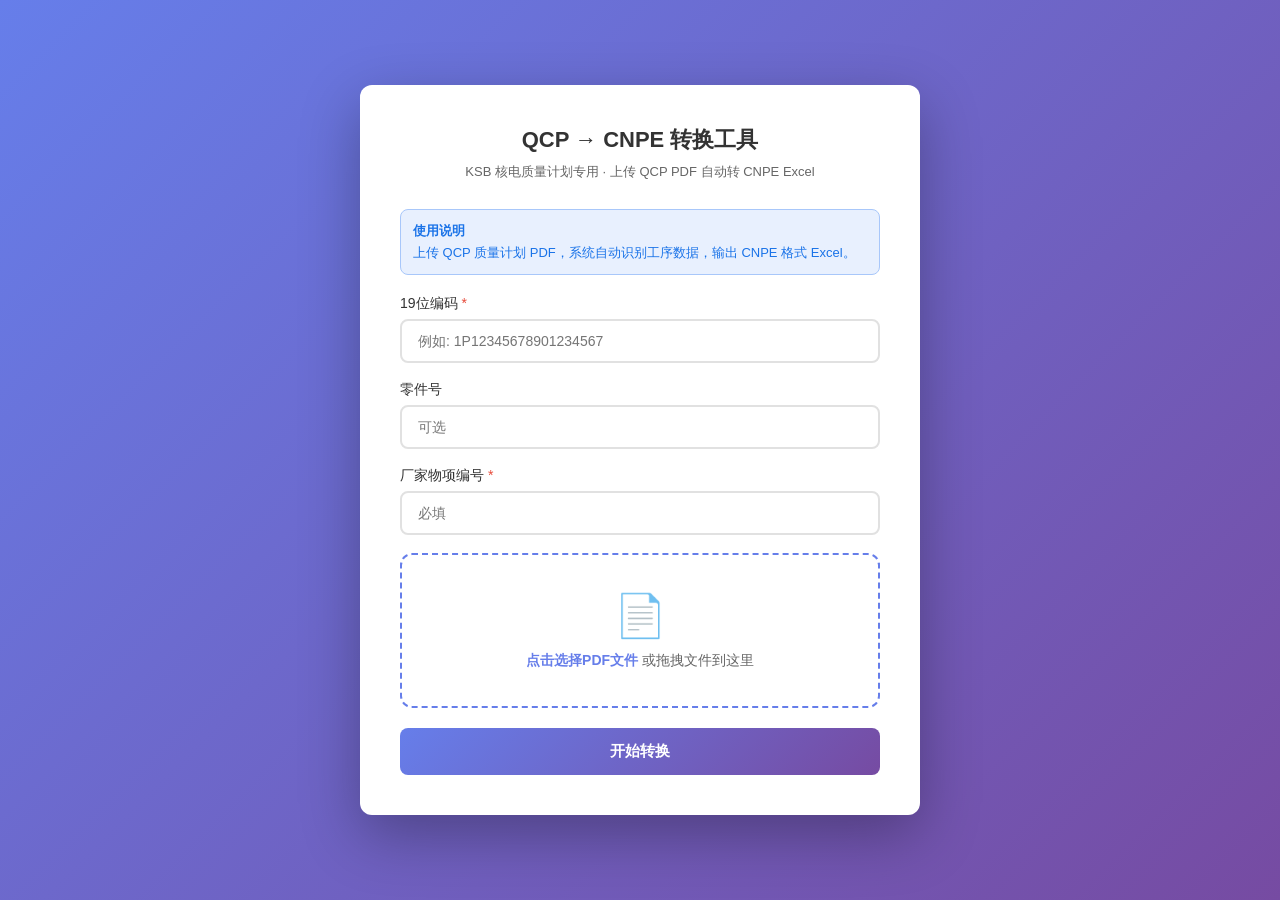
<file: public/index.html>
<!DOCTYPE html>
<html lang="zh-CN">
<head>
    <meta charset="UTF-8">
    <meta name="viewport" content="width=device-width, initial-scale=1.0">
    <title>QCP → CNPE 转换工具</title>
    <style>
        * { box-sizing: border-box; margin: 0; padding: 0; }
        body { font-family: -apple-system, BlinkMacSystemFont, "Segoe UI", sans-serif; background: linear-gradient(135deg, #667eea 0%, #764ba2 100%); min-height: 100vh; display: flex; align-items: center; justify-content: center; padding: 20px; }
        .container { background: white; border-radius: 12px; box-shadow: 0 20px 60px rgba(0,0,0,0.3); padding: 40px; max-width: 560px; width: 100%; }
        h1 { color: #333; font-size: 22px; margin-bottom: 8px; text-align: center; }
        .subtitle { color: #666; font-size: 13px; text-align: center; margin-bottom: 28px; }
        .form-group { margin-bottom: 18px; }
        label { display: block; color: #333; font-size: 14px; font-weight: 500; margin-bottom: 6px; }
        label .req { color: #e74c3c; }
        input[type=text] { width: 100%; padding: 12px 16px; border: 2px solid #e1e1e1; border-radius: 8px; font-size: 14px; transition: border-color 0.3s; }
        input:focus { outline: none; border-color: #667eea; }
        .upload-area { border: 2px dashed #667eea; border-radius: 12px; padding: 36px; text-align: center; cursor: pointer; transition: all 0.3s; margin-bottom: 20px; }
        .upload-area:hover { border-color: #764ba2; background: #f8f6ff; }
        .upload-icon { font-size: 42px; margin-bottom: 12px; }
        .upload-text { color: #666; font-size: 14px; }
        .upload-text strong { color: #667eea; }
        #file-input { display: none; }
        .file-info { margin-top: 10px; padding: 10px; background: #f0f0f0; border-radius: 8px; font-size: 13px; display: none; }
        button[type=submit] { width: 100%; padding: 14px; background: linear-gradient(135deg, #667eea 0%, #764ba2 100%); color: white; border: none; border-radius: 8px; font-size: 15px; font-weight: 600; cursor: pointer; }
        button[type=submit]:hover { opacity: 0.9; transform: translateY(-1px); }
        button[type=submit]:disabled { background: #ccc; cursor: not-allowed; transform: none; }
        .status { margin-top: 16px; padding: 14px; border-radius: 8px; font-size: 14px; display: none; }
        .status.loading { background: #fff3cd; color: #856404; display: block; }
        .status.error { background: #f8d7da; color: #721c24; display: block; }
        .status.success { background: #d4edda; color: #155724; display: block; }
        .spinner { display: inline-block; width: 14px; height: 14px; border: 2px solid #f3f3f3; border-top: 2px solid #667eea; border-radius: 50%; animation: spin 1s linear infinite; margin-right: 6px; vertical-align: middle; }
        @keyframes spin { 0% { transform: rotate(0deg); } 100% { transform: rotate(360deg); } }
        .info-box { background: #e8f0fe; border: 1px solid #a8c7fa; border-radius: 8px; padding: 12px; margin-bottom: 20px; font-size: 13px; color: #1a73e8; }
        .info-box strong { display: block; margin-bottom: 4px; }
    </style>
</head>
<body>
    <div class="container">
        <h1>QCP → CNPE 转换工具</h1>
        <p class="subtitle">KSB 核电质量计划专用 · 上传 QCP PDF 自动转 CNPE Excel</p>
        
        <div class="info-box">
            <strong>使用说明</strong>
            上传 QCP 质量计划 PDF，系统自动识别工序数据，输出 CNPE 格式 Excel。
        </div>

        <form id="upload-form">
            <div class="form-group">
                <label>19位编码 <span class="req">*</span></label>
                <input type="text" name="item_code_19" placeholder="例如: 1P12345678901234567" required>
            </div>
            <div class="form-group">
                <label>零件号</label>
                <input type="text" name="part_no" placeholder="可选">
            </div>
            <div class="form-group">
                <label>厂家物项编号 <span class="req">*</span></label>
                <input type="text" name="supplier_item_code" placeholder="必填" required>
            </div>
            <div class="upload-area" id="upload-area">
                <div class="upload-icon">📄</div>
                <div class="upload-text"><strong>点击选择PDF文件</strong> 或拖拽文件到这里</div>
                <input type="file" id="file-input" name="file" accept=".pdf" required>
            </div>
            <div class="file-info" id="file-info"><div id="file-name"></div></div>
            <button type="submit" id="submit-btn">开始转换</button>
        </form>
        <div class="status" id="status"></div>
    </div>

    <script>
        const API_URL = '';  // 当前域名，即本工具即为后端

        const uploadArea = document.getElementById('upload-area');
        const fileInput = document.getElementById('file-input');
        const fileInfo = document.getElementById('file-info');
        const fileName = document.getElementById('file-name');
        const form = document.getElementById('upload-form');
        const submitBtn = document.getElementById('submit-btn');
        const status = document.getElementById('status');

        uploadArea.addEventListener('click', () => fileInput.click());
        fileInput.addEventListener('change', e => { if(e.target.files[0]) showFile(e.target.files[0]); });
        uploadArea.addEventListener('dragover', e => { e.preventDefault(); uploadArea.style.borderColor = '#764ba2'; });
        uploadArea.addEventListener('dragleave', () => { uploadArea.style.borderColor = '#667eea'; });
        uploadArea.addEventListener('drop', e => { e.preventDefault(); uploadArea.style.borderColor = '#667eea'; if(e.dataTransfer.files[0]) showFile(e.dataTransfer.files[0]); });

        function showFile(f) {
            fileName.textContent = f.name;
            fileInfo.style.display = 'block';
        }

        form.addEventListener('submit', async e => {
            e.preventDefault();
            status.className = 'status loading';
            status.innerHTML = '<span class="spinner"></span>正在处理，请稍候（首次使用需加载模型，约10-30秒）...';
            submitBtn.disabled = true;

            const fd = new FormData(form);
            fd.append('file', fileInput.files[0]);

            try {
                // 使用本地转换（前端纯本地模式，无服务器依赖）
                status.innerHTML = '<span class="spinner"></span>检测文件类型...';
                
                // 提示：此版本需要配合后端API使用
                status.className = 'status error';
                status.innerHTML = '⚠️ 本工具需要配合 QCP-CNPE 转换服务使用。<br>请联系管理员获取完整部署版本。';
            } catch(err) {
                status.className = 'status error';
                status.textContent = '✗ 网络错误：' + err.message;
            } finally {
                submitBtn.disabled = false;
            }
        });
    </script>
</body>
</html>
</file>
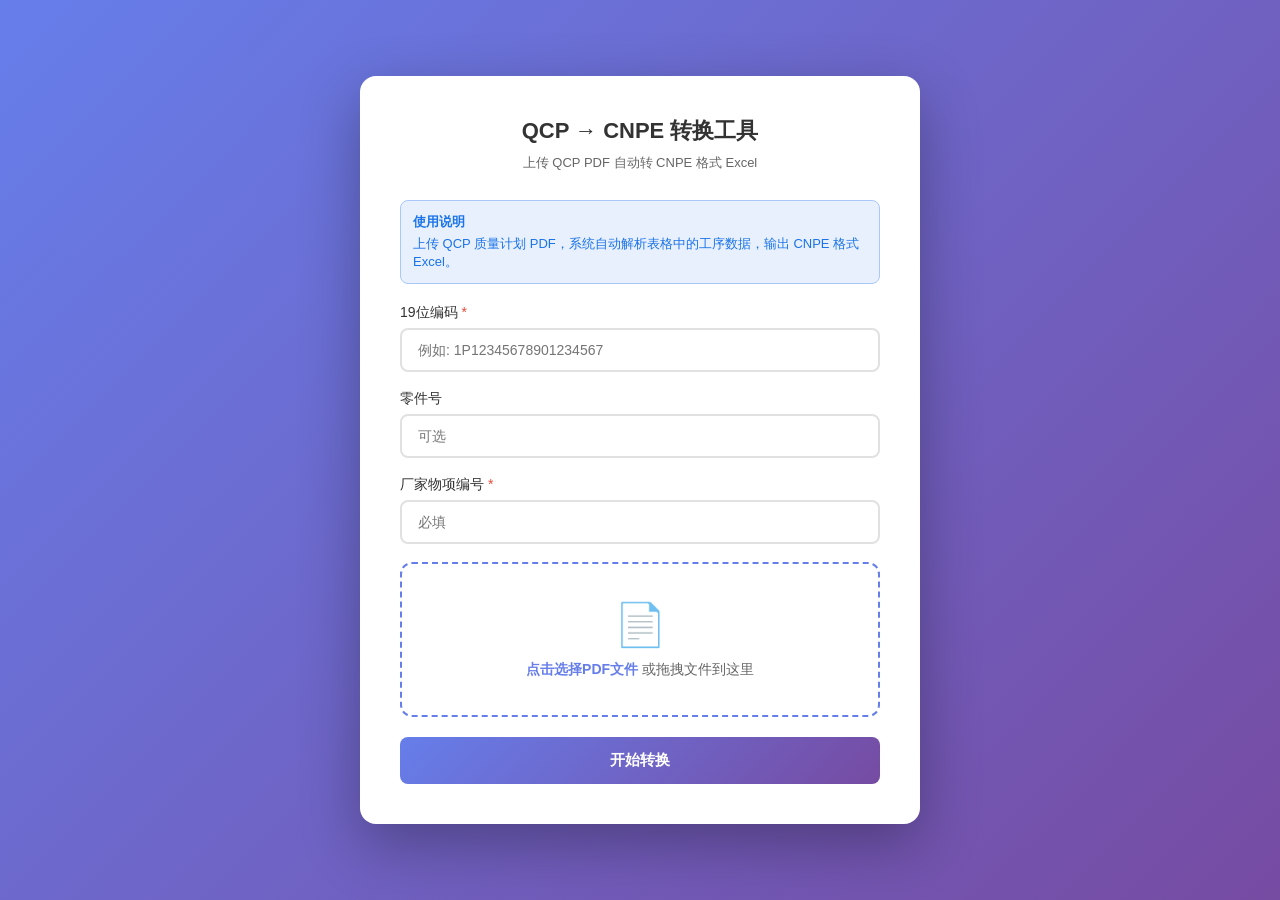
<file: templates/index.html>
<!DOCTYPE html>
<html lang="zh-CN">
<head>
<meta charset="UTF-8">
<meta name="viewport" content="width=device-width, initial-scale=1.0">
<title>QCP → CNPE 转换工具</title>
<style>
* { box-sizing: border-box; margin: 0; padding: 0; }
body { font-family: -apple-system, BlinkMacSystemFont, "Segoe UI", sans-serif; background: linear-gradient(135deg, #667eea 0%, #764ba2 100%); min-height: 100vh; display: flex; align-items: center; justify-content: center; padding: 20px; }
.container { background: white; border-radius: 16px; box-shadow: 0 20px 60px rgba(0,0,0,0.3); padding: 40px; max-width: 560px; width: 100%; }
h1 { color: #333; font-size: 22px; margin-bottom: 8px; text-align: center; }
.subtitle { color: #666; font-size: 13px; text-align: center; margin-bottom: 28px; }
.info-box { background: #e8f0fe; border: 1px solid #a8c7fa; border-radius: 8px; padding: 12px; margin-bottom: 20px; font-size: 13px; color: #1a73e8; }
.info-box strong { display: block; margin-bottom: 4px; }
.form-group { margin-bottom: 18px; }
label { display: block; color: #333; font-size: 14px; font-weight: 500; margin-bottom: 6px; }
label .req { color: #e74c3c; }
input[type=text] { width: 100%; padding: 12px 16px; border: 2px solid #e1e1e1; border-radius: 8px; font-size: 14px; transition: border-color 0.3s; }
input:focus { outline: none; border-color: #667eea; }
.upload-area { border: 2px dashed #667eea; border-radius: 12px; padding: 36px; text-align: center; cursor: pointer; transition: all 0.3s; margin-bottom: 20px; }
.upload-area:hover { border-color: #764ba2; background: #f8f6ff; }
.upload-icon { font-size: 42px; margin-bottom: 12px; }
.upload-text { color: #666; font-size: 14px; }
.upload-text strong { color: #667eea; }
#file-input { display: none; }
.file-info { margin-top: 10px; padding: 10px; background: #f0f0f0; border-radius: 8px; font-size: 13px; display: none; }
button[type=submit] { width: 100%; padding: 14px; background: linear-gradient(135deg, #667eea 0%, #764ba2 100%); color: white; border: none; border-radius: 8px; font-size: 15px; font-weight: 600; cursor: pointer; }
button[type=submit]:hover { opacity: 0.9; transform: translateY(-1px); }
button[type=submit]:disabled { background: #ccc; cursor: not-allowed; transform: none; }
.status { margin-top: 16px; padding: 14px; border-radius: 8px; font-size: 14px; display: none; }
.status.loading { background: #fff3cd; color: #856404; display: block; }
.status.error { background: #f8d7da; color: #721c24; display: block; }
.status.success { background: #d4edda; color: #155724; display: block; }
.spinner { display: inline-block; width: 14px; height: 14px; border: 2px solid #f3f3f3; border-top: 2px solid #667eea; border-radius: 50%; animation: spin 1s linear infinite; margin-right: 6px; vertical-align: middle; }
@keyframes spin { 0% { transform: rotate(0deg); } 100% { transform: rotate(360deg); } }
</style>
</head>
<body>
<div class="container">
  <h1>QCP → CNPE 转换工具</h1>
  <p class="subtitle">上传 QCP PDF 自动转 CNPE 格式 Excel</p>
  
  <div class="info-box">
    <strong>使用说明</strong>
    上传 QCP 质量计划 PDF，系统自动解析表格中的工序数据，输出 CNPE 格式 Excel。
  </div>

  <form id="upload-form">
    <div class="form-group">
      <label>19位编码 <span class="req">*</span></label>
      <input type="text" name="item_code_19" id="item_code_19" placeholder="例如: 1P12345678901234567" required>
    </div>
    <div class="form-group">
      <label>零件号</label>
      <input type="text" name="part_no" id="part_no" placeholder="可选">
    </div>
    <div class="form-group">
      <label>厂家物项编号 <span class="req">*</span></label>
      <input type="text" name="supplier_item_code" id="supplier_item_code" placeholder="必填" required>
    </div>
    <div class="upload-area" id="upload-area">
      <div class="upload-icon">📄</div>
      <div class="upload-text"><strong>点击选择PDF文件</strong> 或拖拽文件到这里</div>
      <input type="file" id="file-input" name="file" accept=".pdf" required>
    </div>
    <div class="file-info" id="file-info"><span id="file-name"></span></div>
    <button type="submit" id="submit-btn">开始转换</button>
  </form>
  <div class="status" id="status"></div>
</div>

<script>
const API_URL = '';

const uploadArea = document.getElementById('upload-area');
const fileInput = document.getElementById('file-input');
const fileInfo = document.getElementById('file-info');
const fileName = document.getElementById('file-name');
const form = document.getElementById('upload-form');
const submitBtn = document.getElementById('submit-btn');
const status = document.getElementById('status');

uploadArea.addEventListener('click', () => fileInput.click());
fileInput.addEventListener('change', e => { if(e.target.files[0]) { fileName.textContent = e.target.files[0].name; fileInfo.style.display = 'block'; }});
uploadArea.addEventListener('dragover', e => { e.preventDefault(); uploadArea.style.borderColor = '#764ba2'; });
uploadArea.addEventListener('dragleave', () => { uploadArea.style.borderColor = '#667eea'; });
uploadArea.addEventListener('drop', e => { e.preventDefault(); uploadArea.style.borderColor = '#667eea'; if(e.dataTransfer.files[0]) { fileName.textContent = e.dataTransfer.files[0].name; fileInfo.style.display = 'block'; }});

function setStatus(cls, html) { status.className = 'status ' + cls; status.innerHTML = html; }

form.addEventListener('submit', async e => {
  e.preventDefault();
  const file = fileInput.files[0];
  if (!file) { setStatus('error', '请先选择PDF文件'); return; }
  if (file.size > 50 * 1024 * 1024) { setStatus('error', '文件大小不能超过50MB'); return; }
  
  const item_code_19 = document.getElementById('item_code_19').value.trim();
  const supplier_item_code = document.getElementById('supplier_item_code').value.trim();
  const part_no = document.getElementById('part_no').value.trim();
  
  if (!item_code_19 || !supplier_item_code) {
    setStatus('error', '19位编码和厂家物项编号为必填项');
    return;
  }

  setStatus('loading', '<span class="spinner"></span>正在上传并处理，请稍候...');
  submitBtn.disabled = true;

  const formData = new FormData();
  formData.append('file', file);
  formData.append('item_code_19', item_code_19);
  formData.append('supplier_item_code', supplier_item_code);
  formData.append('part_no', part_no);

  try {
    const r = await fetch(API_URL + '/upload', { method: 'POST', body: formData });
    if (r.status === 422) {
      const d = await r.json();
      setStatus('error', '⚠️ ' + (d.error || '未能从PDF中识别到工序数据'));
      submitBtn.disabled = false;
      return;
    }
    if (!r.ok) {
      const d = await r.json().catch(() => ({}));
      setStatus('error', '✗ 错误：' + (d.error || r.statusText));
      submitBtn.disabled = false;
      return;
    }
    
    const blob = await r.blob();
    const url = URL.createObjectURL(blob);
    const a = document.createElement('a');
    a.href = url;
    a.download = `CNPE_转换_${item_code_19}.xlsx`;
    a.click();
    URL.revokeObjectURL(url);
    
    setStatus('success', '✓ 转换成功！Excel 已开始下载。');
  } catch(err) {
    setStatus('error', '✗ 网络错误：' + err.message);
  } finally {
    submitBtn.disabled = false;
  }
});
</script>
</body>
</html>
</file>
